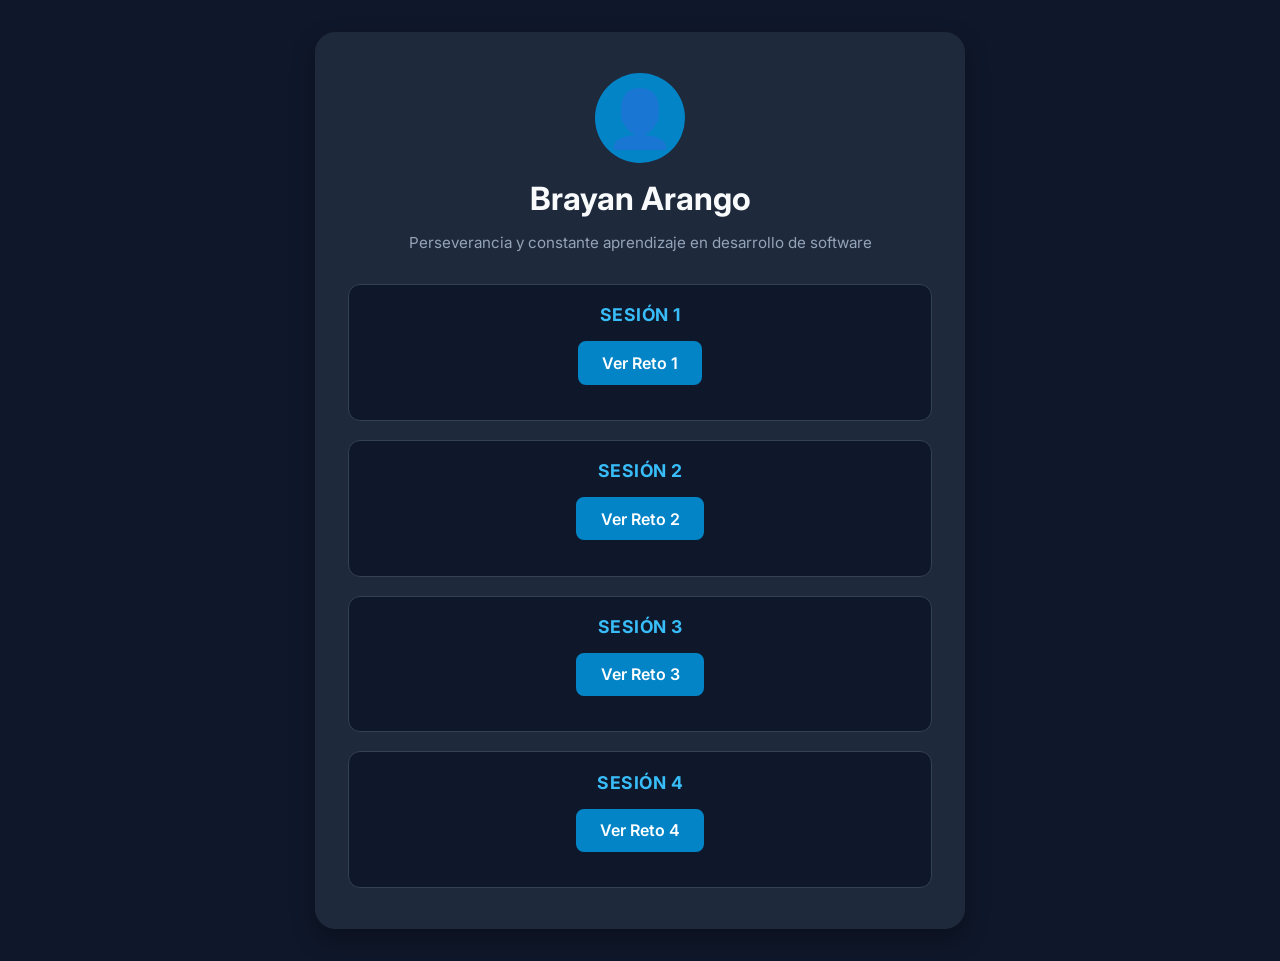
<file: index.html>
<!DOCTYPE html>
<html lang="es">
<head>
  <meta charset="UTF-8">
  <meta name="viewport" content="width=device-width, initial-scale=1.0">
  <title>Portafolio - Brayan Arango</title>
  <!-- Fuente alternativa Google Fonts (Inter) -->
  <link rel="preconnect" href="https://fonts.googleapis.com">
  <link rel="preconnect" href="https://fonts.gstatic.com" crossorigin>
  <link href="https://fonts.googleapis.com/css2?family=Inter:wght@400;600;700&display=swap" rel="stylesheet">
  <link rel="stylesheet" href="style.css">
</head>
<body>

  <main class="tarjeta">
    <div class="avatar">👤</div>
    <h1 id="nombre">Brayan Arango</h1>
    <p class="rol">Perseverancia y constante aprendizaje en desarrollo de software</p>

    <section class="contenedor-retos">

      <article class="tarjeta-reto">
        <h2>Sesión 1</h2>
        <p><a href="https://arangobrayan1412-bot.github.io/Web-ADSO-Brayan-Garcia/Sesion01/Reto" class="boton">Ver Reto 1</a></p>
      </article>

      <article class="tarjeta-reto">
        <h2>Sesión 2</h2>
        <p><a href="https://arangobrayan1412-bot.github.io/Web-ADSO-Brayan-Garcia/sesion02/reto/" class="boton">Ver Reto 2</a></p>
      </article>

      <article class="tarjeta-reto">
        <h2>Sesión 3</h2>
        <p><a href="https://arangobrayan1412-bot.github.io/Web-ADSO-Brayan-Garcia/Sesion03/Reto/" class="boton">Ver Reto 3</a></p>
      </article>

      <article class="tarjeta-reto">
        <h2>Sesión 4</h2>
        <p><a href="https://arangobrayan1412-bot.github.io/Web-ADSO-Brayan-Garcia/Sesion 04/practica/reto" class="boton">Ver Reto 4</a></p>
      </article>

    </section>
  </main>

</body>
</html>
</file>
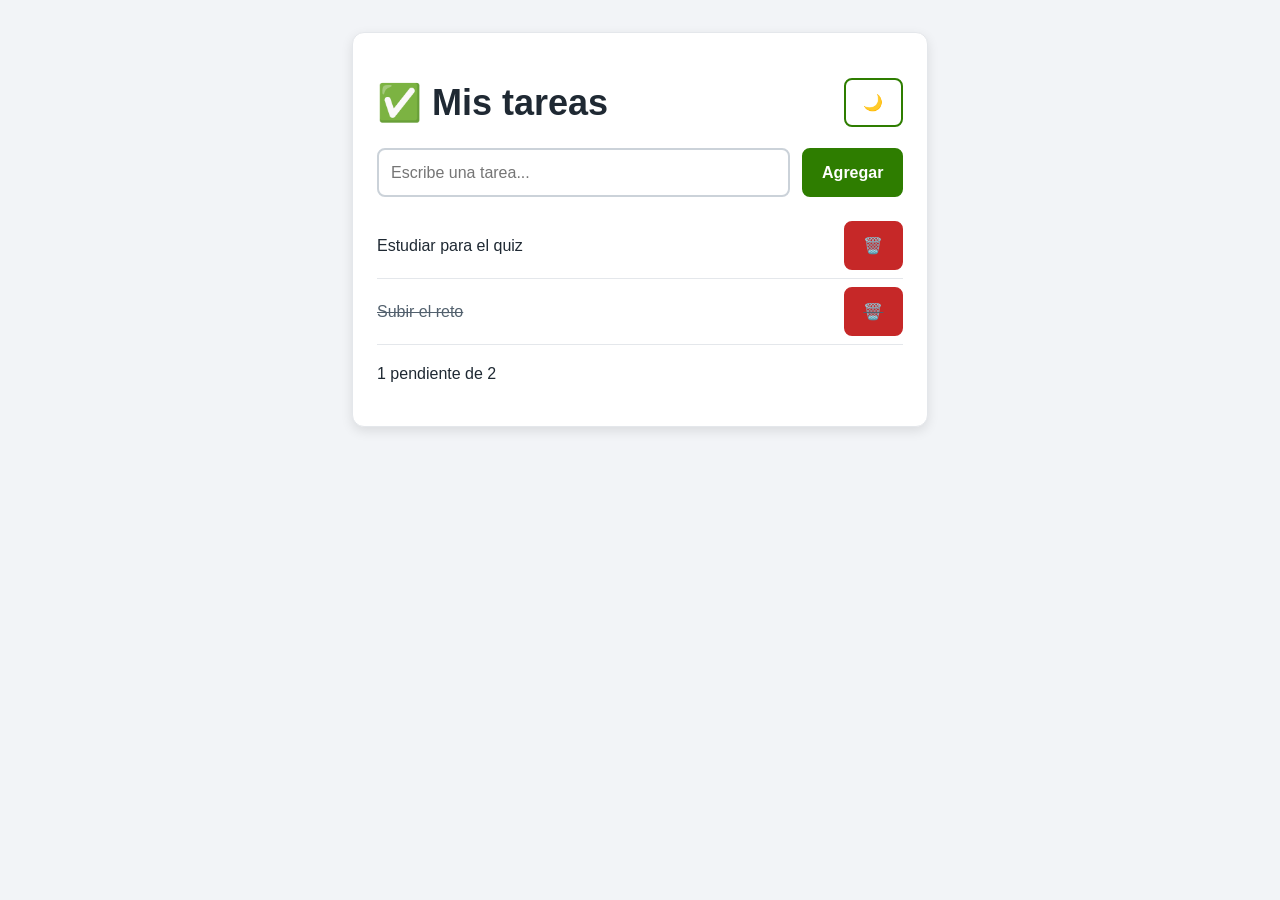
<file: Sesion10/index.html>
<!DOCTYPE html>
<html lang="es">
<head>
    <meta charset="UTF-8">
    <meta name="viewport" content="width=device-width, initial-scale=1.0">
    <title>Document</title>
    <link rel="stylesheet" href="kit.css">
</head>
<body>
    <main class="app-tareas tarjeta">
  <header class="app-tareas-encabezado">
    <h1>✅ Mis tareas</h1>
    <button class="boton boton-secundario" aria-label="Cambiar tema">🌙</button>
  </header>

  <form class="app-tareas-form">
    <label for="nuevaTarea" class="oculto-visual">Nueva tarea</label>
    <input type="text" id="nuevaTarea" placeholder="Escribe una tarea...">
    <button type="submit" class="boton">Agregar</button>
  </form>
  <p class="alerta alerta-error oculto">⚠️ Escribe algo antes de agregar.</p>

  <ul class="lista-tareas">
    <li class="tarea">
      <span>Estudiar para el quiz</span>
      <button class="boton boton-peligro" aria-label="Eliminar">🗑️</button>
    </li>
    <li class="tarea hecha">
      <span>Subir el reto</span>
      <button class="boton boton-peligro" aria-label="Eliminar">🗑️</button>
    </li>
  </ul>

  <p class="contador">1 pendiente de 2</p>

  
</main>
</body>
</html>
</file>
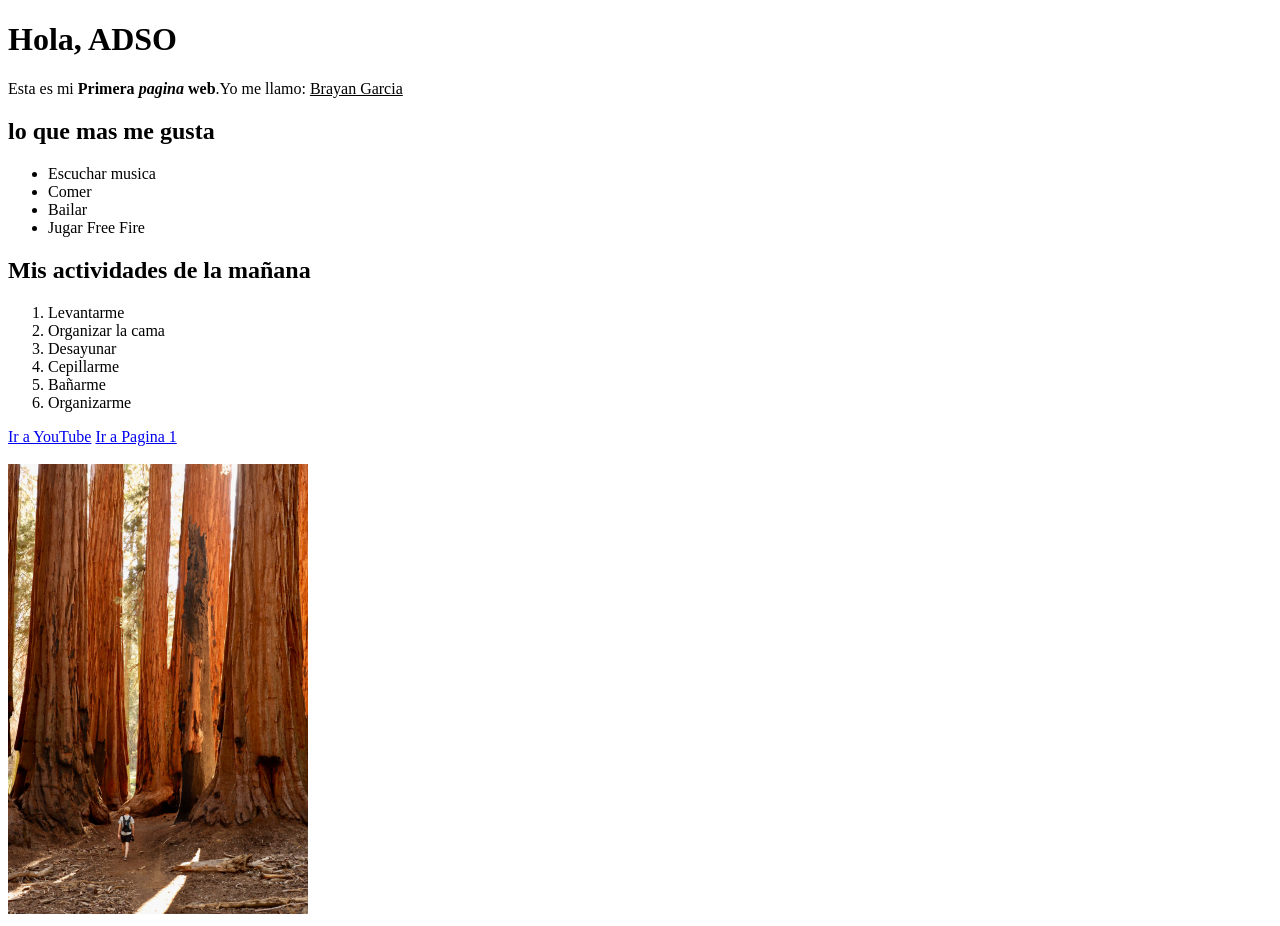
<file: Sesion01/Practica/index.html>
<!DOCTYPE html>
<html lang="es">
<head>
    <meta charset="UTF-8" />
    <meta name="viewport" content="width=device-width, initial-scale=1.0"/>
    <title>Mi primera pagina web</title>
</head>
<body>
    <h1>Hola, ADSO</h1> 
    <p>Esta es mi <strong>Primera <em>pagina</em> web</strong>.Yo me llamo: <u> Brayan Garcia</u></p>
    <!-- Esto es un comentario -->
     <!-- Lista no ordenada: ul-li -->
      <h2>lo que mas me gusta</h2>
      <ul>
        <li>Escuchar musica</li>
        <li>Comer</li>
        <li>Bailar</li>
        <li>Jugar Free Fire</li>
      </ul>

      <!-- lista ordenada: ol-li -->
       <h2>Mis actividades de la mañana </h2>
       <ol>
            <li>Levantarme</li>
            <li>Organizar la cama</li>
            <li>Desayunar</li>
            <li>Cepillarme</li>
            <li>Bañarme</li>
            <li>Organizarme</li>
       </ol>
       <!-- Enlaces o Hipervinculos -->
       <!-- Vinculo o pagina externa -->
       <a href="https://www.youtube.com/?reload=9&app=desktop&hl=es" target="_blank">Ir a YouTube</a>
       <!-- Vinculo de Pagina Interna -->
        <a href="pagina1.html">Ir a Pagina 1</a>

    <br><br>
    <!-- Insertar una imagen -->
        <img src="img/paisaje.jpg" alt="Paisaje" width="300">
</body>
</html>
</file>
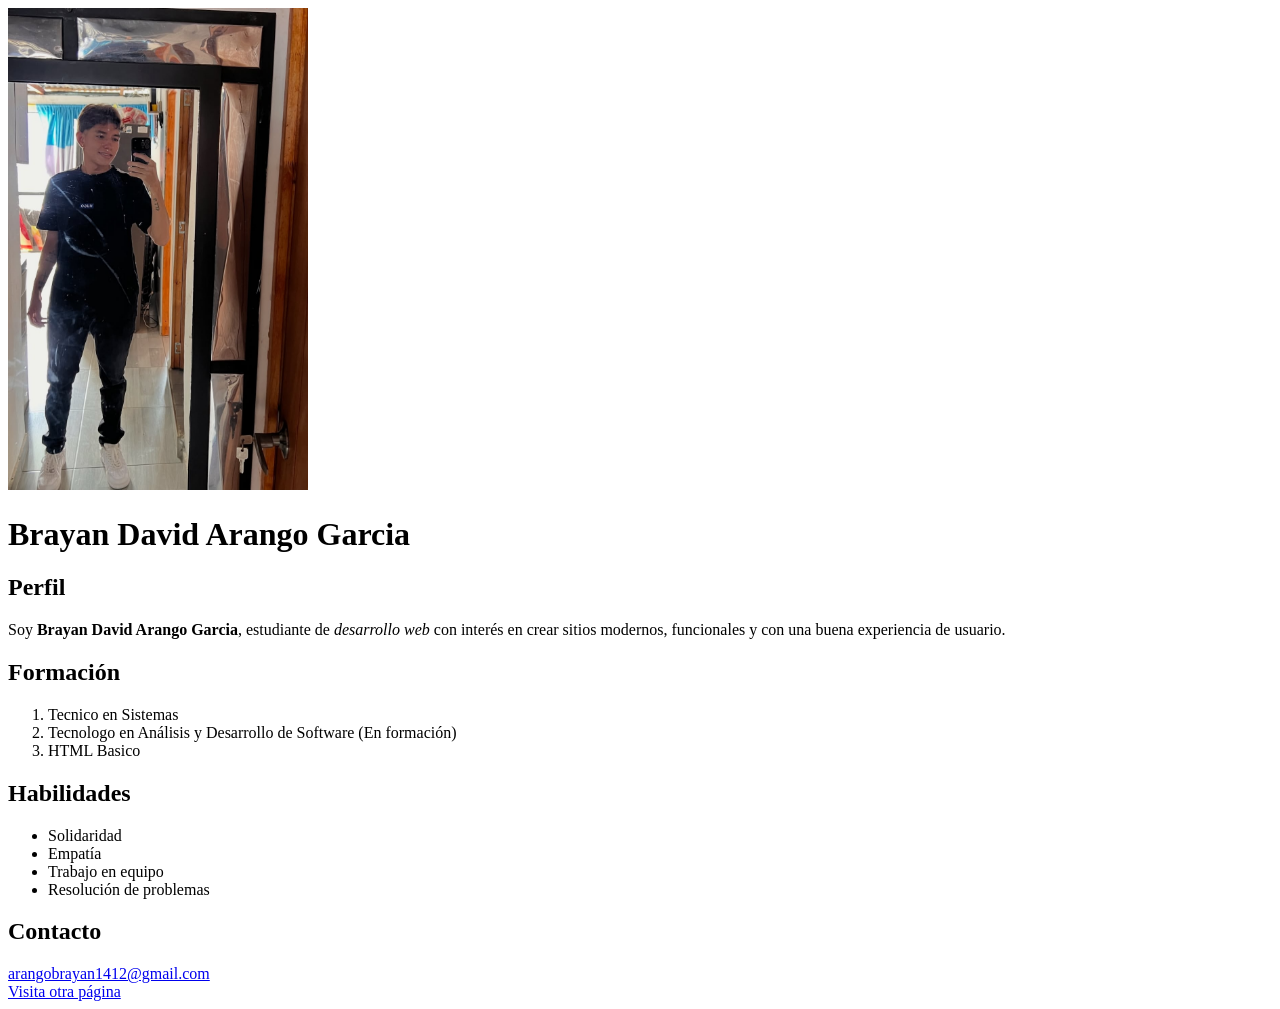
<file: Sesion01/reto/index.html>
<!DOCTYPE html>
<html lang="es">

<head>
    <meta charset="UTF-8">
    <meta name="viewport" content="width=device-width, initial-scale=1.0">
    <title>Brayan David Arango Garcia</title>
</head>

<body>
    <!-- mi hoja de vida -->
    <img src="img/foto.jpg" alt="Foto de Brayan Garcia" width="300">
    <h1>Brayan David Arango Garcia</h1>
    <h2>Perfil</h2>
    <p>Soy <strong>Brayan David Arango Garcia</strong>, estudiante de <em>desarrollo web</em> con interés en crear
            sitios modernos, funcionales y con una buena experiencia de usuario.</p>
        <h2>Formación</h2>
        <ol>
            <li>Tecnico en Sistemas</li>
            <li>Tecnologo en Análisis y Desarrollo de Software (En formación)</li>
            <li>HTML Basico</li>
        </ol>
        <h2>Habilidades</h2>
        <ul>
            <li>Solidaridad</li>
            <li>Empatía</li>
            <li>Trabajo en equipo</li>
            <li>Resolución de problemas</li>
        </ul>
        <h2>Contacto</h2>
        <a href="mailto:arangobrayan1412@gmail.com">arangobrayan1412@gmail.com</a>
        <br><a href="https://www.youtube.com" target="_blank">Visita otra página</a>
</body>

</html>
</file>
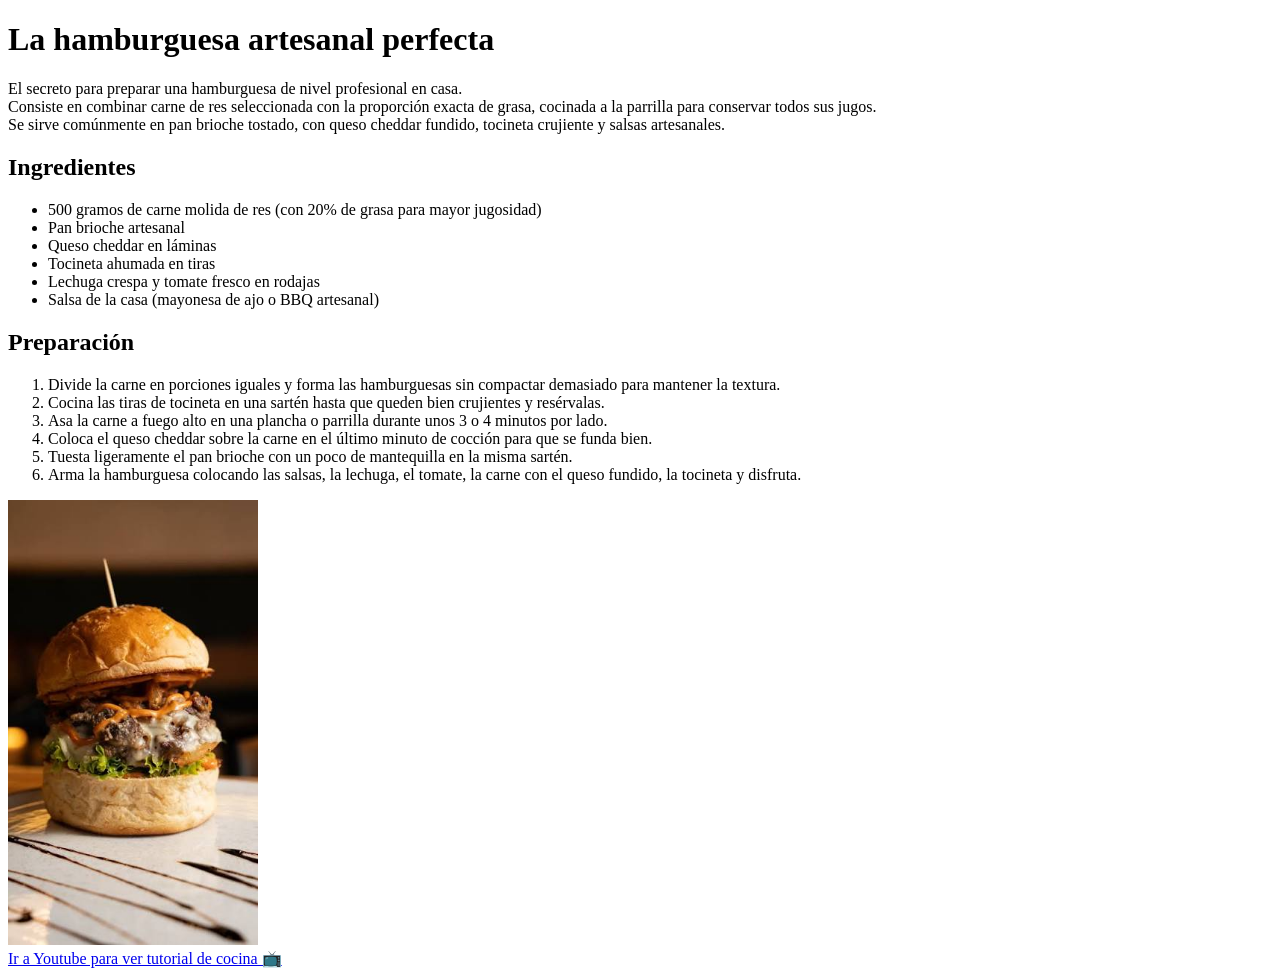
<file: Sesion01/tarea/index.html>
<!DOCTYPE html>
<html lang="es">

<head>
    <meta charset="UTF-8">
    <meta name="viewport" content="width=device-width, initial-scale=1.0">
    <title>La hamburguesa artesanal perfecta</title>
</head>

<body>
    <h1>La hamburguesa artesanal perfecta</h1>
    <p>El secreto para preparar una hamburguesa de nivel profesional en casa.<br> Consiste en combinar carne de res seleccionada con la proporción exacta de grasa, cocinada a la parrilla para conservar todos sus jugos.<br> Se sirve comúnmente en pan brioche tostado, con queso cheddar fundido, tocineta crujiente y salsas artesanales.</p>
    
    <h2>Ingredientes</h2>
    <ul>
        <li>500 gramos de carne molida de res (con 20% de grasa para mayor jugosidad)</li>
        <li>Pan brioche artesanal</li>
        <li>Queso cheddar en láminas</li>
        <li>Tocineta ahumada en tiras</li>
        <li>Lechuga crespa y tomate fresco en rodajas</li>
        <li>Salsa de la casa (mayonesa de ajo o BBQ artesanal)</li>
    </ul>

    <h2>Preparación</h2>
    <ol>
        <li>Divide la carne en porciones iguales y forma las hamburguesas sin compactar demasiado para mantener la textura.</li>
        <li>Cocina las tiras de tocineta en una sartén hasta que queden bien crujientes y resérvalas.</li>
        <li>Asa la carne a fuego alto en una plancha o parrilla durante unos 3 o 4 minutos por lado.</li>
        <li>Coloca el queso cheddar sobre la carne en el último minuto de cocción para que se funda bien.</li>
        <li>Tuesta ligeramente el pan brioche con un poco de mantequilla en la misma sartén.</li>
        <li>Arma la hamburguesa colocando las salsas, la lechuga, el tomate, la carne con el queso fundido, la tocineta y disfruta.</li>
    </ol>
    
    <img src="img/hamburguesa.jpg" alt="Hamburguesa artesanal" width="250">
    <br><a href="https://www.youtube.com/watch?v=2GEVQjBENZk" target="_blank">Ir a Youtube para ver tutorial de cocina 📺</a>
</body>
</html>

<!-- ¿Qué hace HTML en una página, comparado con CSS y JavaScript? -->
<!-- HTML estructura el contenido de la página, CSS define su apariencia y JavaScript agrega funcionalidad. -->

<!-- ¿Qué va en el head y qué va en el body? -->
<!-- El head contiene los metadatos y configuraciones invisibles como el título, mientras que el body contiene todo el contenido visible para el usuario. -->

<!-- ¿Por qué una imagen puede verse en tu computador y no en el de un compañero? -->
<!-- Porque la ruta de la imagen puede estar apuntando a una ubicación local en tu disco duro en lugar de un enlace web o una carpeta compartida en el repositorio. -->

<!-- Nombre de usuario GitHub: brayangarcia-dev -->
</file>
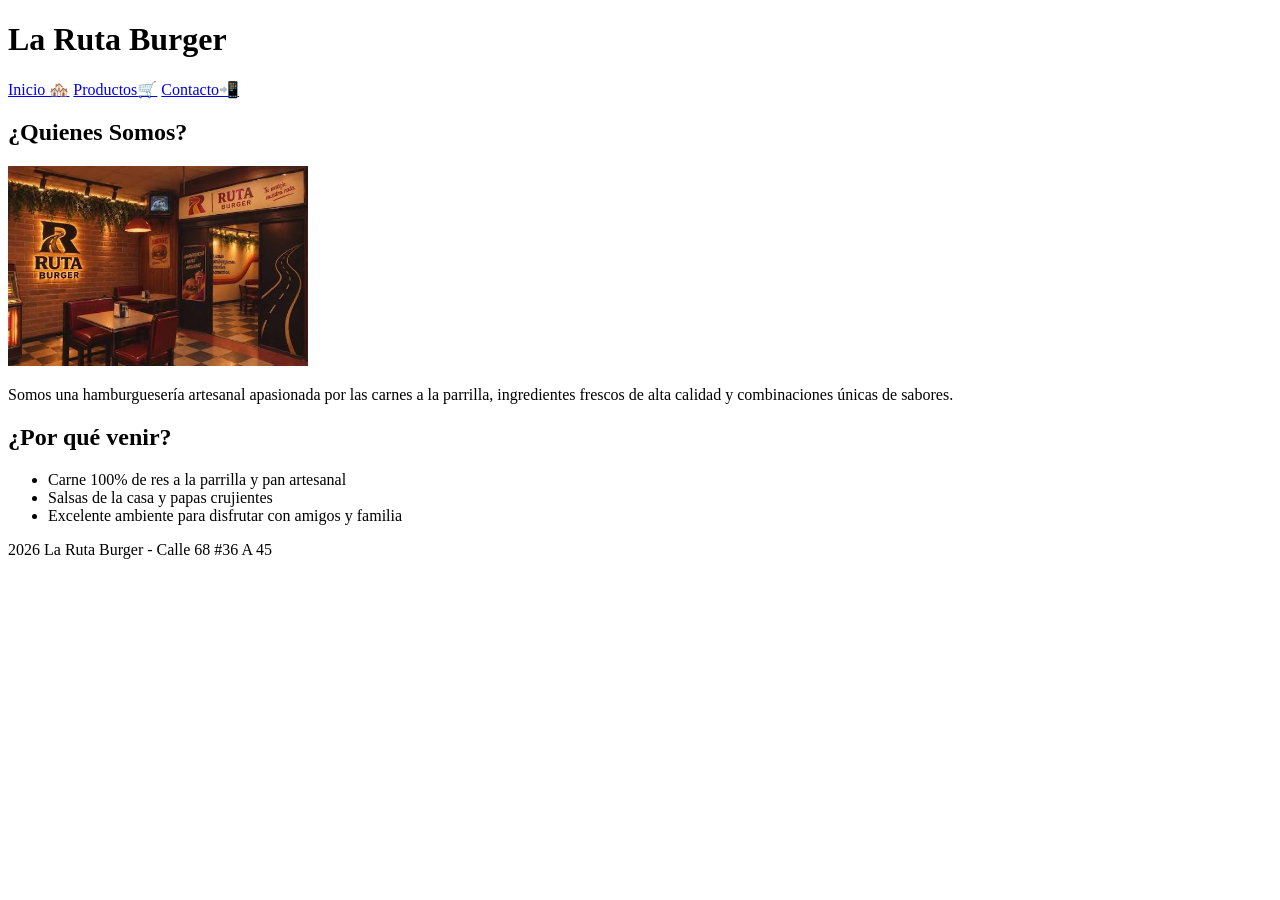
<file: sesion02/reto/index.html>
<!DOCTYPE html>
<html lang="es">
<head>
    <meta charset="UTF-8">
    <meta name="viewport" content="width=device-width, initial-scale=1.0">
    <title>La Ruta Burger</title>
    <link rel="shortcut icon" href="img/hamburguesa.png" type="image/x-icon">
</head>
<body>
    <header>
        <h1>La Ruta Burger</h1>
        <nav>
            <a href="index.html">Inicio 🏘️</a>
            <a href="productos.html">Productos🛒</a>
            <a href="contacto.html">Contacto📲</a>
        </nav>
    </header>

    <main>
        <section>
            <h2>¿Quienes Somos?</h2>
            <img src="img/local.jpg" alt="Imagen del local" width="300">
            <p>Somos una hamburguesería artesanal apasionada por las carnes a la parrilla, ingredientes frescos de alta calidad y combinaciones únicas de sabores.</p>
        </section>

        <section>
            <h2>¿Por qué venir?</h2>
            <ul>
                <li>Carne 100% de res a la parrilla y pan artesanal</li>
                <li>Salsas de la casa y papas crujientes</li>
                <li>Excelente ambiente para disfrutar con amigos y familia</li>
            </ul>            
        </section>
    </main>

    <footer>
        <p>2026 La Ruta Burger - Calle 68 #36 A 45</p>
    </footer>
</body>
</html>
</file>
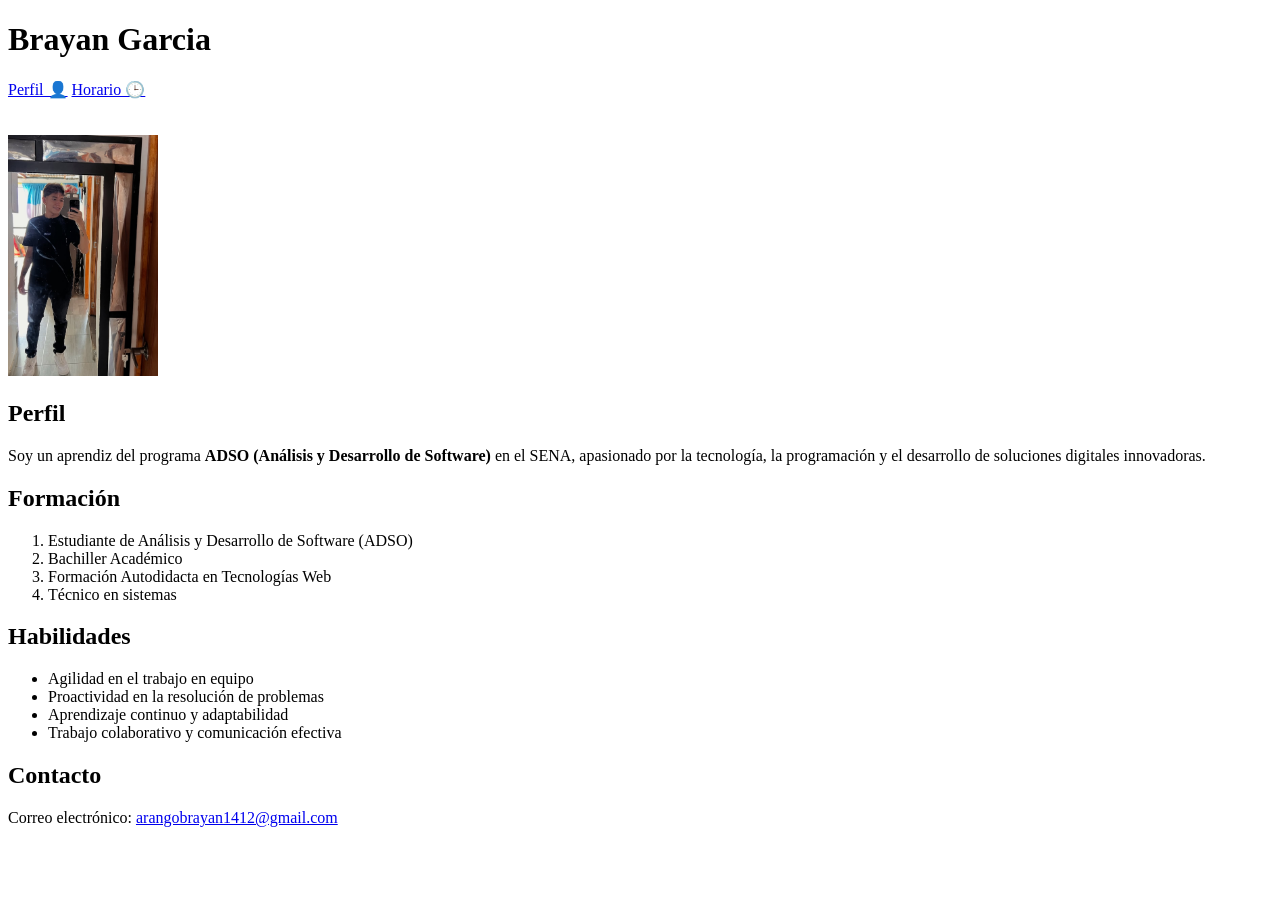
<file: sesion02/tarea/index.html>
<!DOCTYPE html>
<html lang="es">
<head>
    <meta charset="UTF-8">
    <meta name="viewport" content="width=device-width, initial-scale=1.0">
    <title>Hoja de Vida - Brayan Garcia</title>
</head>
<body>
    <header>
        <h1>Brayan Garcia</h1>
    <nav>
        <a href="index.html">Perfil 👤</a>
        <a href="horario.html">Horario 🕒</a>
    </nav>
    <br><br>
        <img src="img/foto.jpg" alt="Foto de perfil de Brayan Garcia" width="150">
    </header>

    <main>
        <section>
            <h2>Perfil</h2>
            <p>Soy un aprendiz del programa <strong>ADSO (Análisis y Desarrollo de Software)</strong> en el SENA, apasionado por la tecnología, la programación y el desarrollo de soluciones digitales innovadoras.</p>
        </section>

        <section>
            <h2>Formación</h2>
            <ol>
                <li>Estudiante de Análisis y Desarrollo de Software (ADSO)</li>
                <li>Bachiller Académico</li>
                <li>Formación Autodidacta en Tecnologías Web</li>
                <li>Técnico en sistemas</li>
            </ol>
        </section>

        <section>
            <h2>Habilidades</h2>
            <ul>
                <li>Agilidad en el trabajo en equipo</li>
                <li>Proactividad en la resolución de problemas</li>
                <li>Aprendizaje continuo y adaptabilidad</li>
                <li>Trabajo colaborativo y comunicación efectiva</li>
            </ul>
        </section>

    </main>
    <footer>
        <h2>Contacto</h2>
        <p>Correo electrónico: <a href="mailto:arangobrayan1412@gmail.com">arangobrayan1412@gmail.com</a></p>
    </footer>
    
</body>
</html>
</file>
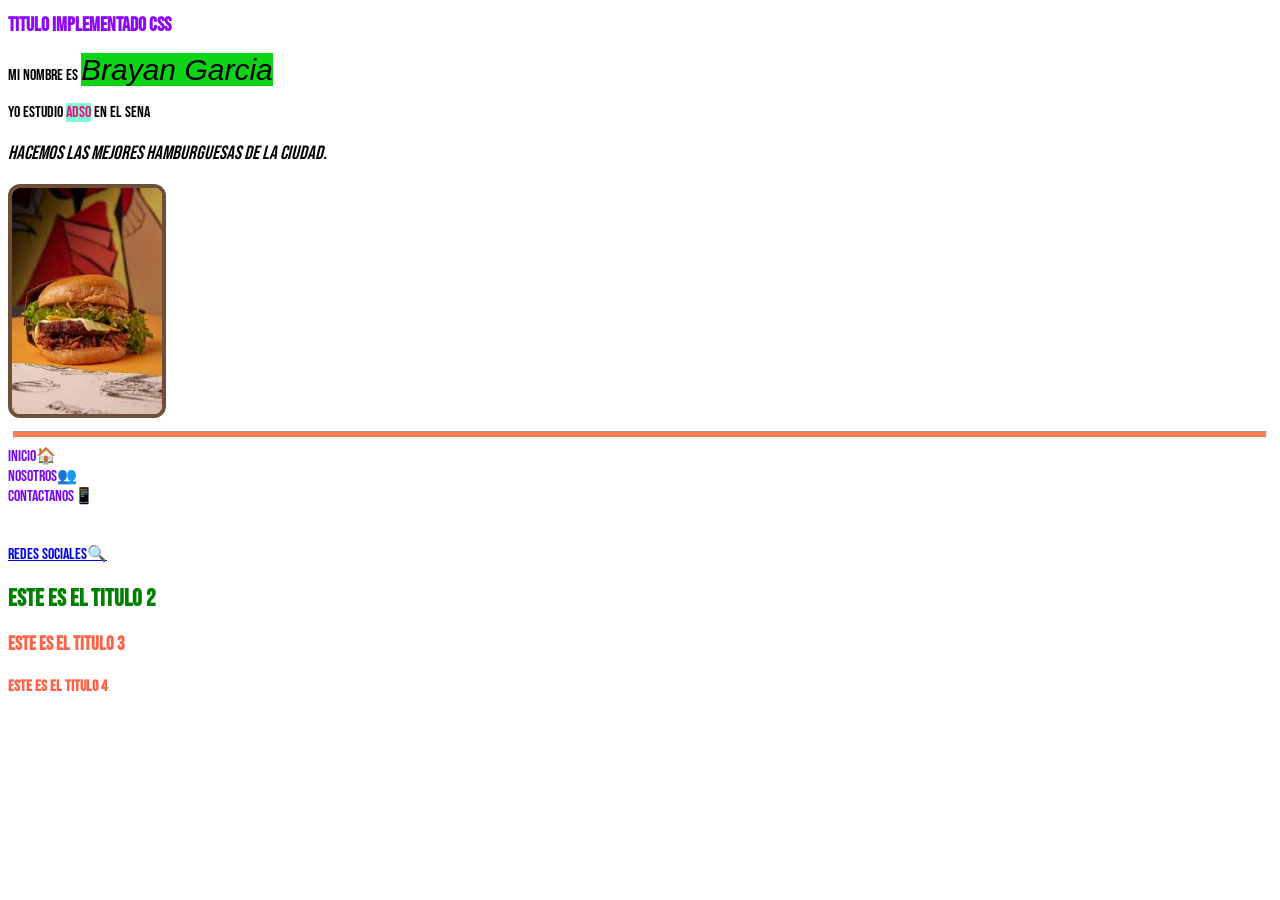
<file: Sesion03/Practica/index.html>
<!DOCTYPE html>
<html lang="en">
<head>
    <meta charset="UTF-8">
    <meta name="viewport" content="width=device-width, initial-scale=1.0">
    <title>Pagina con Estilos - CSS</title>
    <link rel="preconnect" href="https://fonts.googleapis.com">
<link rel="preconnect" href="https://fonts.gstatic.com" crossorigin>
<link href="https://fonts.googleapis.com/css2?family=Bebas+Neue&display=swap" rel="stylesheet">
    <link rel="stylesheet" href="style.css">
</head>
<body>
    <h1>Titulo Implementado CSS</h1>
    <p>Mi nombre es <span class="destacado">Brayan Garcia</span></p>
    <p>Yo estudio <span id= "estudio">ADSO</span> en el SENA </p>
   <p class="destacado1">Hacemos las mejores Hamburguesas de la ciudad.</p>
<img id="portada" src="img/burguer.jpg" alt="Hamburguesa recien servida" width="150">
    <hr>
    <nav>
        <a href="#">Inicio🏠</a>
        <br>
        <a href="#">Nosotros👥</a>
        <br>
        <a href="#">Contactanos📱</a>
        <br>
    </nav>
    <br><br>
    <a href="#">Redes Sociales🔍</a>

    <h2 class="titulo-seccion">Este es el Titulo 2</h2>
    <h3>Este es el Titulo 3</h3>
    <h4>Este es el Titulo 4</h4>

</body>
</html>
</file>
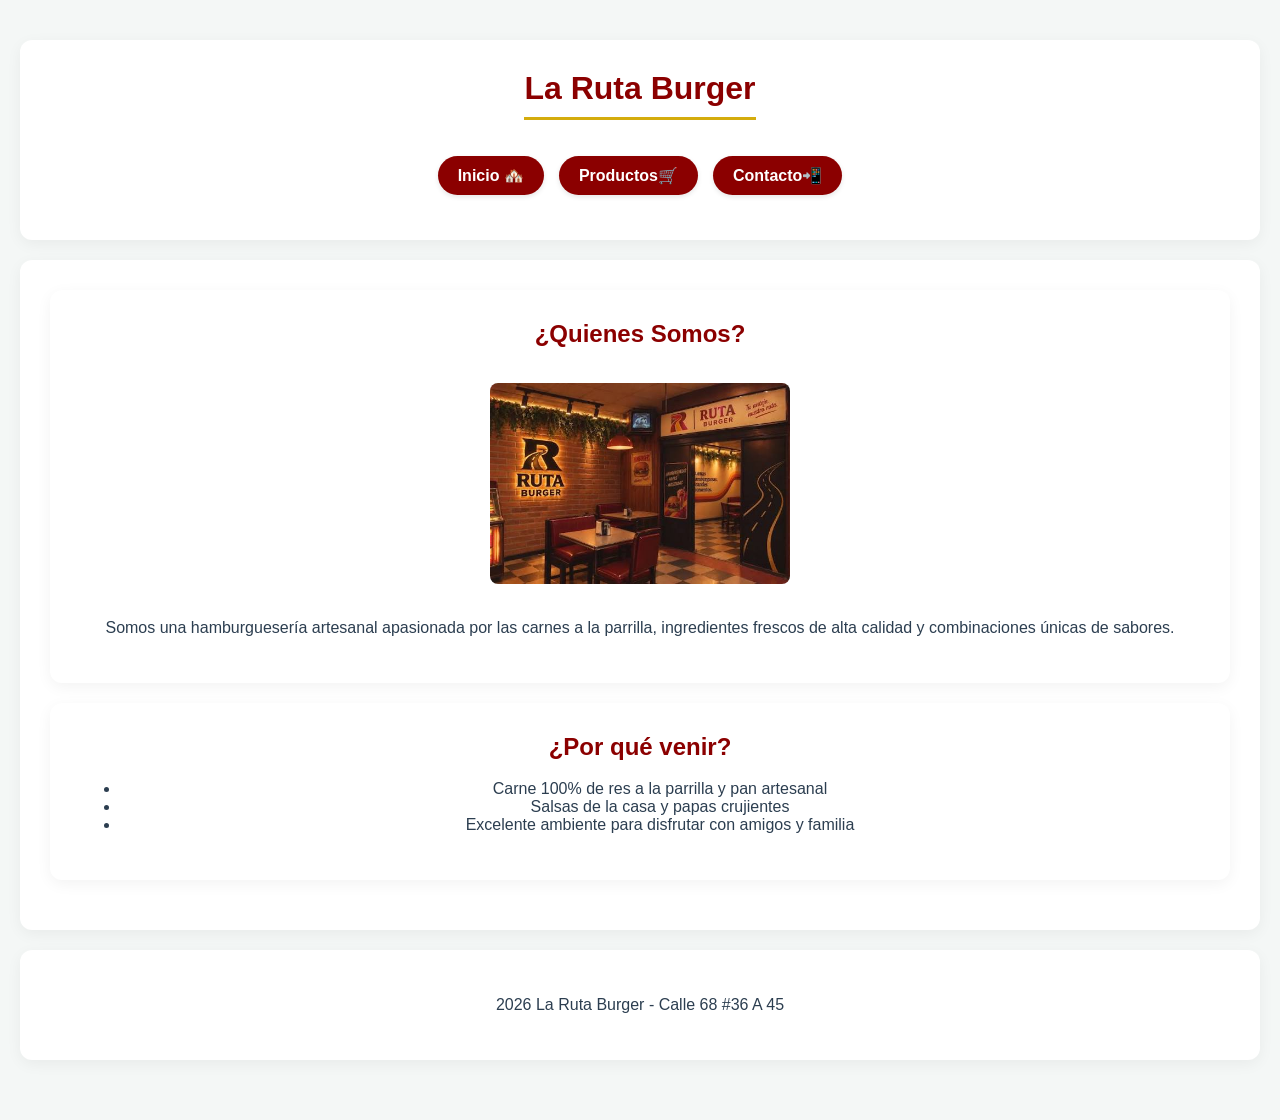
<file: Sesion03/tarea/index.html>
<!DOCTYPE html>
<html lang="es">
<head>
    <meta charset="UTF-8">
    <meta name="viewport" content="width=device-width, initial-scale=1.0">
    <title>La Ruta Burger</title>
    <link rel="shortcut icon" href="img/hamburguesa.png" type="image/x-icon">
    <link rel="stylesheet" href="style.css">
</head>
<body>
    <header>
        <h1>La Ruta Burger</h1>
        <nav>
            <a href="index.html">Inicio 🏘️</a>
            <a href="productos.html">Productos🛒</a>
            <a href="contacto.html">Contacto📲</a>
        </nav>
    </header>

    <main>
        <section>
            <h2>¿Quienes Somos?</h2>
            <img src="img/local.jpg" alt="Imagen del local" width="300">
            <p>Somos una hamburguesería artesanal apasionada por las carnes a la parrilla, ingredientes frescos de alta calidad y combinaciones únicas de sabores.</p>
        </section>

        <section>
            <h2>¿Por qué venir?</h2>
            <ul>
                <li>Carne 100% de res a la parrilla y pan artesanal</li>
                <li>Salsas de la casa y papas crujientes</li>
                <li>Excelente ambiente para disfrutar con amigos y familia</li>
            </ul>            
        </section>
    </main>

    <footer>
        <p>2026 La Ruta Burger - Calle 68 #36 A 45</p>
    </footer>
</body>
</html>
</file>
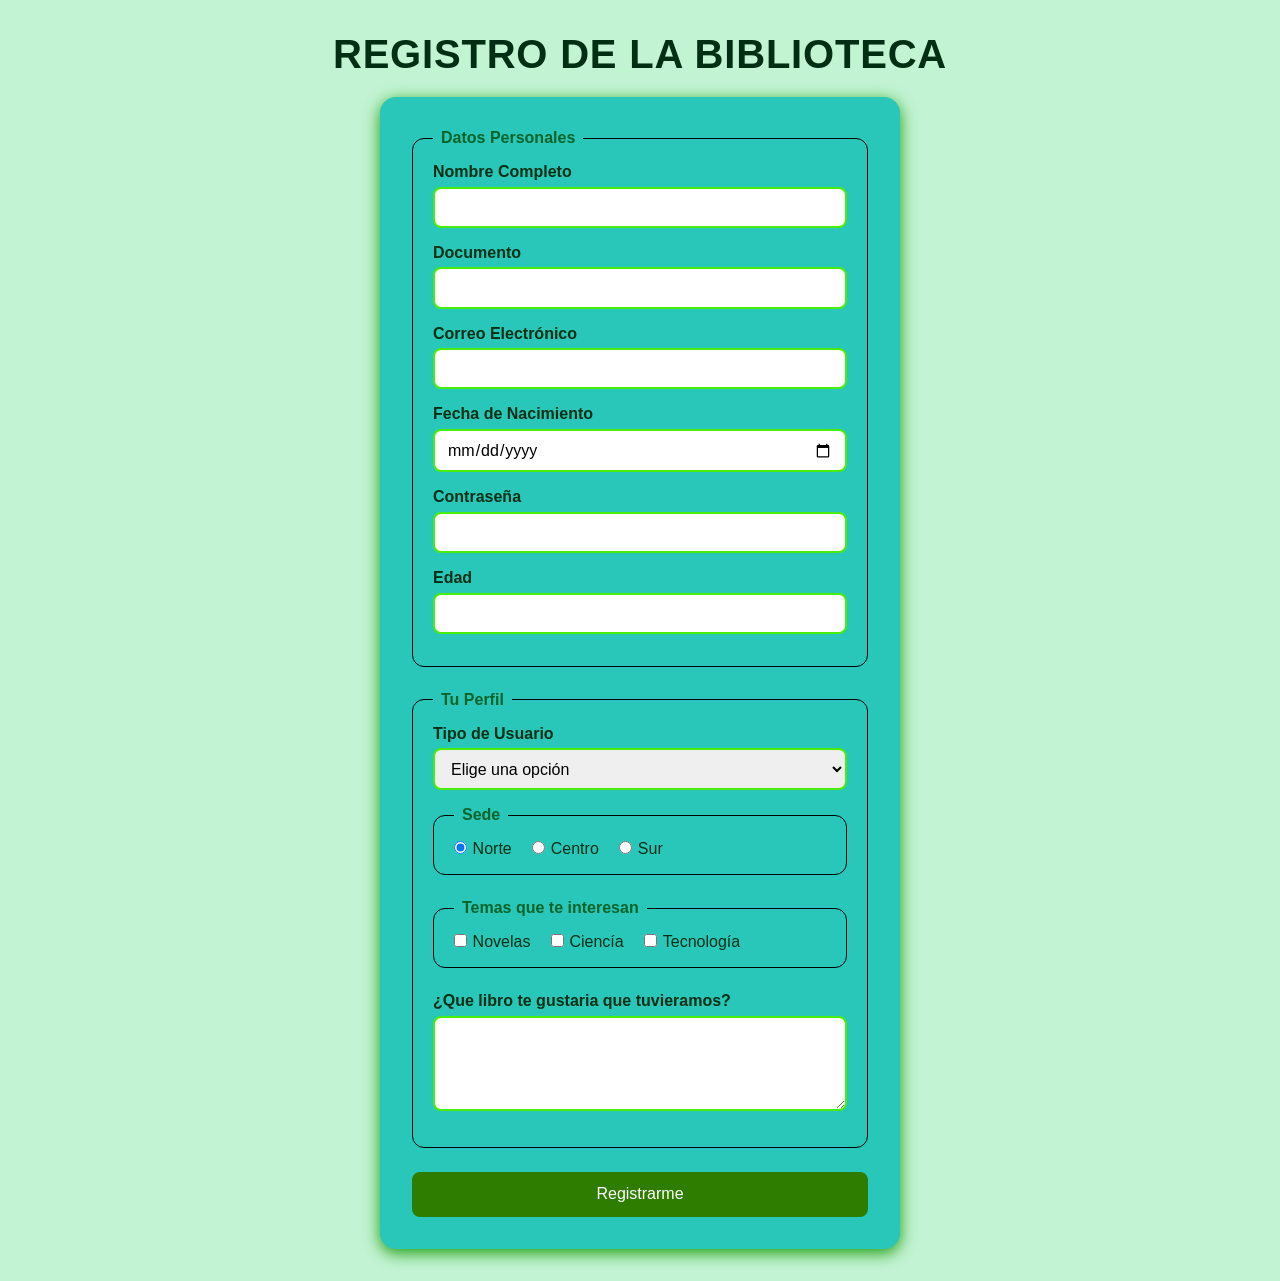
<file: Sesion05/practica/index.html>
<!DOCTYPE html>
<html lang="es">
<head>
  <meta charset="UTF-8">
  <meta name="viewport" content="width=device-width, initial-scale=1.0">
  <title>Tarjeta de perfil</title>
  <link rel="preconnect" href="https://fonts.googleapis.com">
  <link rel="preconnect" href="https://fonts.gstatic.com" crossorigin>
  <link href="https://fonts.googleapis.com/css2?family=Poppins:wght@400;600&display=swap" rel="stylesheet">
  <link rel="stylesheet" href="style.css">
</head>
<body>
    <main>
    <h1>Registro De La Biblioteca</h1>
    <form action="#" class="formulario">
        <fieldset>
            <legend>Datos Personales</legend>

            <div class="campo">
                <label for="nombre">Nombre Completo</label>
                <input type="text" id="nombre" name="nombre" required>
            </div>

            <div class="campo">
                <label for="documento">Documento</label>
                <input type="text" id="documento" name="documento" required>
            </div>

            <div class="campo">
                <label for="correo">Correo Electrónico</label>
                <input type="email" name="correo" id="correo" required>
            </div>

            <div class="campo">
                <label for="nacimiento">Fecha de Nacimiento</label>
                <input type="date" name="nacimiento" id="nacimiento" min="1900-01-01">
            </div>

            <div class="campo">
                <label for="clave">Contraseña</label>
                <input type="password" name="clave" id="clave" required minlength="8">
            </div>

            <div class="campo">
                <label for="edad">Edad</label>
                <input type="number" name="edad" id="edad" min="0" max="120">
            </div>
        </fieldset>
        <fieldset>
            <legend>Tu Perfil</legend>
            <div class="campo">
                <label for="tipo">Tipo de Usuario</label>
                <select name="tipo" id="tipo" required>
                    <option value="">Elige una opción</option>
                    <option value="aprendiz">Aprendiz</option>
                    <option value="instructor">Instructor</option>
                    <option value="visitante">Visitante</option>
                </select>
            </div>

            <fieldset class="grupo">
                <legend>Sede</legend>
                <label for="norte" class="opcion">
                    <input type="radio" name="sede" id="norte" value="norte" checked>Norte
                </label>
                <label for="centro" class="opcion">
                    <input type="radio" name="sede" id="centro" value="centro">Centro
                </label>
                <label for="sur" class="opcion">
                    <input type="radio" name="sede" id="sur" value="sur">Sur
                </label>
            </fieldset>
            <fieldset class="grupo">
                <legend>Temas que te interesan</legend>
                <label for="" class="opcion">
                <input type="checkbox" name="temas" id="" value="novelas">Novelas
                </label>
                <label for="" class="opcion">
                <input type="checkbox" name="temas" id="" value="ciencia">Ciencía
                </label>
                <label for="" class="opcion">
                <input type="checkbox" name="temas" id="" value="tecnologia">Tecnología
                </label>

            </fieldset>
            <div class="campo">
                <label for="comentario">¿Que libro te gustaria que tuvieramos?</label>
                <textarea name="comentario" id="comentario" rows="4"></textarea>
            </div>
        </fieldset>
        <button id="btnTema" class="boton">Registrarme</button>
    </form>
    </main>
</body>
</html>
</file>
<file: style.css>
/* 
 Explicación de Padding y Margin:
 - Padding: Es el espacio interno de separación entre el contenido (texto, botones, etc.) y los bordes del propio elemento.
 - Margin: Es la distancia o espacio exterior que separa un elemento completo de los otros elementos que lo rodean.
*/

* {
  box-sizing: border-box;
}

body {
  margin: 0;
  padding: 2rem 1rem;
  font-family: 'Inter', system-ui, -apple-system, sans-serif;
  background-color: #0f172a; 
  color: #f8fafc;
}

.tarjeta {
  max-width: 650px;
  margin: 0 auto;
  padding: 2.5rem 2rem;
  border: 1px solid #1e293b;
  border-radius: 20px;
  background-color: #1e293b;
  box-shadow: 0 10px 25px rgba(0, 0, 0, 0.3);
  text-align: center;
}

.avatar {
  width: 90px;
  height: 90px;
  margin: 0 auto 1rem;
  border-radius: 50%;
  background-color: #0284c7;
  font-size: 3.5rem;
  line-height: 90px;
  display: flex;
  align-items: center;
  justify-content: center;
  color: #ffffff;
}

#nombre {
  font-size: 2rem;
  margin: 0.5rem 0;
  color: #f8fafc;
}

.rol {
  color: #94a3b8;
  font-size: 0.95rem;
  margin-bottom: 2rem;
}

.contenedor-retos {
  display: flex;
  flex-direction: column;
  gap: 1.2rem;
  margin-top: 1.5rem;
}

.tarjeta-reto {
  background-color: #0f172a;
  border: 1px solid #334155;
  border-radius: 12px;
  padding: 1.2rem;
  margin: 0;
}

.tarjeta-reto:hover {
  transform: translateY(-2px);
  border-color: #38bdf8;
}

.tarjeta-reto h2 {
  font-size: 1.1rem;
  color: #38bdf8;
  margin: 0 0 0.8rem 0;
  text-transform: uppercase;
  letter-spacing: 0.5px;
}

.boton {
  display: inline-block;
  padding: 0.6rem 1.4rem;
  border: 2px solid #0284c7;
  border-radius: 8px;
  background-color: #0284c7;
  color: #ffffff;
  font-weight: 600;
  text-decoration: none;
  cursor: pointer;
  transition: all 0.2s ease;
}

.boton:hover {
  background-color: #0369a1;
  border-color: #0369a1;
}

.boton:focus-visible {
  outline: 3px solid #38bdf8;
  outline-offset: 3px;
}
</file>
<file: Sesion10/kit.css>
/* ========== 1. VARIABLES ========== */
:root {
    --principal: #2e7d00;
    --principal-oscuro: #256400;
    --peligro: #c62828;
    --aviso: #92400e;
    --info: #1d4ed8;
    --exito-fondo: #e3f5d8;
    --error-fondo: #fdecea;
    --aviso-fondo: #fef3c7;
    --info-fondo: #dbeafe;
    --texto: #1f2933;
    --texto-suave: #52606d;
    --fondo: #f2f4f7;
    --superficie: #ffffff;
    --borde: #e4e7eb;
    --radio: 12px;
    --sombra: 0 4px 12px rgba(0, 0, 0, 0.1);
    --fuente: "Poppins", Arial, sans-serif;
}

/* ========== 2. BASE ========== */
* { box-sizing: border-box; }

body {
    margin: 0;
    padding: 2rem 1rem;
    font-family: var(--fuente);
    line-height: 1.6;
    background-color: var(--fondo);
    color: var(--texto);
}

.app-tareas-encabezado{
    display: flex;
    flex-wrap: wrap;
    justify-content: space-between;
    align-items: center;
    gap: 0.5rem;

}

.app-tareas-form{
    display: flex;
    justify-content: space-between;
    align-items: estrech;
    gap: 12px;
}

.lista-tareas {
    list-style: none;
    padding: 0;
}

.tarea {
    display: flex;
    justify-content: space-between;
    align-items: center;
    padding: 0.5rem 0;
    border-bottom: 1px solid var(--borde);
}

.tarea > :first-child{
    min-width: 0; /* permite que el texto se encoja*/
    overflow-wrap: anywhere; /* corta palabras muy larga*/
}

h1, h2, h3 { line-height: 1.2; }
h1{font-size: clamp(1.5rem, 5vw, 2.25rem);}
a { color: var(--principal); }

input, select, textarea, button { font: inherit; }

input, select, textarea {
    width: 100%;
    padding: 0.6rem 0.75rem;
    border: 2px solid #cbd2d9;
    border-radius: 8px;
}

:focus-visible { outline: 3px solid #ffb300; outline-offset: 2px; }



/* ========== 3. COMPONENTES ========== */
.boton {
    display: inline-block;
    padding: 0.6rem 1.1rem;
    border: 2px solid var(--principal);
    border-radius: 8px;
    background-color: var(--principal);
    color: #ffffff;
    font-weight: 600;
    text-decoration: none;
    cursor: pointer;
    transition: background-color 0.2s ease, transform 0.2s ease;
}
.boton:hover { background-color: var(--principal-oscuro); transform: translateY(-1px); }

.boton-secundario { background-color: transparent; color: var(--principal); }
.boton-secundario:hover { background-color: var(--exito-fondo); }

.boton-peligro { border-color: var(--peligro);
    background-color: var(--peligro);
    text-align: right;

}
.boton-peligro:hover { background-color: #a11f1f;
}

.boton:disabled { opacity: 0.5; cursor: not-allowed; transform: none; }

.alerta {
    margin: 0.75rem 0;
    padding: 0.75rem 1rem;
    border-left: 5px solid;
    border-radius: 8px;
}
.alerta-exito { border-color: var(--principal); background-color: var(--exito-fondo); }
.alerta-error { border-color: var(--peligro);   background-color: var(--error-fondo); }
.alerta-aviso { border-color: var(--aviso);     background-color: var(--aviso-fondo); }
.alerta-info  { border-color: var(--info);      background-color: var(--info-fondo); }

.insignia {
    display: inline-block;
    padding: 0.2rem 0.6rem;
    border-radius: 999px;
    font-size: 0.8rem;
    font-weight: 600;
}
.insignia-nuevo   { background-color: var(--info-fondo);  color: var(--info); }
.insignia-oferta  { background-color: var(--aviso-fondo); color: var(--aviso); }
.insignia-agotado { background-color: var(--peligro);     color: #ffffff; }

.tarjeta {
    width: 100%;
    max-width: 36rem;
    margin: 0 auto;
    padding: 1.5rem;
    border: 1px solid var(--borde);
    border-radius: var(--radio);
    background-color: var(--superficie);
    box-shadow: var(--sombra);
}

/* ========== 4. ESTADOS ========== */
.oculto { display: none !important; }

.oculto-visual {
    position: absolute;
    width: 1px;
    height: 1px;
    overflow: hidden;
    clip-path: inset(50%);
    white-space: nowrap;
}

.activo { background-color: var(--principal); color: #ffffff; }

.hecha { color: var(--texto-suave); text-decoration: line-through; }

input.error, .invalido { border-color: var(--peligro); background-color: var(--error-fondo); }
small.error { display: block; min-height: 1.2em; color: var(--peligro); font-size: 0.85rem; }

.cargando {
    display: inline-flex;
    align-items: center;
    gap: 0.5rem;
    color: var(--texto-suave);
}
.cargando::before {
    content: "";
    width: 1rem;
    height: 1rem;
    border: 3px solid var(--borde);
    border-top-color: var(--principal);
    border-radius: 50%;
    animation: girar 0.8s linear infinite;
}

@keyframes girar { to { transform: rotate(360deg); } }

/* =====5. RESPONSIVE ====*/
/* Tablet  en adelante (<= 600px) */
@media(min-width: 600px){
    body{padding: 2rem 1rem;
    }
    .tarjeta {padding: 1.5rem;}
    
    .app-tareas-form{
        flex-direction: row;
        align-items: center;
    }
    .app-tareas-form .boton { flex-shrink: 0;}
}


/* Escritorio (>= 1024px) */
@media(min-width: 1024px){
    body {
        padding: 3rem 2 rem;
    }
}



@media (prefers-reduced-motion: reduce) {
  *, *::before, *::after {
    animation-duration: 0.01ms !important;
    animation-iteration-count: 1 !important;
    transition-duration: 0.01ms !important;
}
}
</file>
<file: Sesion03/Practica/style.css>
/* *{
    box-sizing: border-box;
    margin: 0;
    padding: 0;
} */
body{
    font-family: "Bebas Neue", sans-serif;
  font-weight: 400;
  font-style: normal;
}
hr{
    background-color: coral;
    height: 5px;
    width: 99%;
}




h1{
    color: rgb(141, 7, 250);
    font-size: 20px;
}
/* Cuando sea una class se usa el . */
.destacado{
    font-family: Arial, Helvetica, sans-serif;
    font-style: italic;
    font-size: 30px;
    background-color: rgb(13, 211, 23);
}

/* Cuando sea un id se usa el # */
#estudio{
    background-color: aquamarine;
    color:rgb(247, 6, 118);
}

nav a{
    text-decoration: none;
    color:rgb(116, 5, 243)
}

h2, h3, h4{
    color:tomato;
}

.destacado1 {
  font-size: 1.2rem;
  font-style: italic;
}

#portada {
  border: 4px solid #6f4e37;
  border-radius: 12px;
}
h2 { color: blue; }
.titulo-seccion { color: green; }
h2 { color: red; }
</file>
<file: Sesion03/tarea/style.css>
/* ==========================================================================
   RESPUESTAS A LAS PREGUNTAS TEÓRICAS (Punto 5 de la tarea):
   
   - ¿Por qué es mejor un solo style.css que poner los estilos en cada página?
     R// Es mejor porque centraliza los estilos del sitio web en un único lugar, 
     facilitando enormemente el mantenimiento y garantizando una apariencia 
     visual consistente. Si necesitas modificar un color o fuente, solo lo cambias 
     una vez y se actualiza en todas las páginas, mejorando además la velocidad 
     de carga al aprovechar la memoria caché del navegador.

   - Si un h2 tiene una regla de etiqueta y otra de clase con colores distintos, 
     ¿cuál gana y por qué?
     R// Gana la regla de clase. Esto ocurre debido a la especificidad de CSS, 
     donde los selectores de clase tienen un peso o prioridad mayor que los 
     selectores de etiqueta simple.
   ========================================================================== */

/* 1. Estilos base y centrado general en tarjetas */
body {
  font-family: 'Segoe UI', Tahoma, Geneva, Verdana, sans-serif;
  color: #2c3e50;
  background-color: #f4f7f6;
  margin: 0;
  padding: 40px 20px;
  display: flex;
  flex-direction: column;
  align-items: center;
  justify-content: center;
}

/* Contenedores principales en forma de tarjeta centrada */
main, header, footer, section {
  width: 100%;
  max-width: 100000px;
  background: #ffffff;
  padding: 30px;
  margin-bottom: 20px;
  border-radius: 12px;
  box-shadow: 0 4px 15px rgba(0, 0, 0, 0.05);
  text-align: center;
  box-sizing: border-box;
}

/* 2. Estilos decorativos para el menú (Selector descendiente nav a) */
nav {
  margin: 15px 0;
  display: flex;
  justify-content: center;
  gap: 15px;
  flex-wrap: wrap;
}

nav a {
  color: #ffffff;
  background-color: #8b0000; /* Rojo borgoña / Color apetitoso de negocio */
  text-decoration: none;
  font-weight: 600;
  padding: 10px 20px;
  border-radius: 25px;
  transition: all 0.3s ease;
  box-shadow: 0 2px 5px rgba(0,0,0,0.1);
}

nav a:hover {
  background-color: #d4ac0d; /* Tono dorado/amarillo al pasar el cursor */
  color: #1a1a1a;
  transform: translateY(-2px);
}

/* Encabezados decorativos */
h1, h2, h3 {
  color: #8b0000;
  margin-top: 0;
}

h1 {
  border-bottom: 3px solid #d4ac0d;
  padding-bottom: 10px;
  display: inline-block;
}

/* 3. Estilos limpios y profesionales para la tabla de productos/menú */
table {
  width: 100%;
  border-collapse: collapse; /* Elimina la separación doble de bordes */
  margin: 20px 0;
  background-color: #ffffff;
  border-radius: 8px;
  overflow: hidden;
  box-shadow: 0 2px 8px rgba(0,0,0,0.05);
}

th, td {
  border: 1px solid #e2e8f0;
  padding: 14px 16px;
  text-align: center;
}

th {
  background-color: #8b0000; /* Encabezado de tabla */
  color: #ffffff;
  font-weight: 600;
  text-transform: uppercase;
  font-size: 0.9rem;
  letter-spacing: 0.5px;
}

tr:nth-child(even) {
  background-color: #f8f9fa; /* Filas alternadas (efecto cebra) */
}

tr:hover {
  background-color: #f1f5f9;
  transition: background-color 0.2s ease;
}

/* Estilos para imágenes de las páginas */
img {
  max-width: 100%;
  height: auto;
  border-radius: 8px;
  margin: 15px 0;
}
</file>
<file: Sesion05/practica/style.css>
*{
    box-sizing: border-box;
    margin: 0;
    padding: 0;
}

body{
    margin: 0;
    padding: 2rem 1rem;
    font-family: Arial, Helvetica, sans-serif;
    background-color: rgb(194, 243, 211);
    color: rgb(2, 47, 19);
}

h1{
    font-size: 2.5rem;
    text-transform: uppercase;
    letter-spacing: 0.05rem;
    text-align: center;
    margin-bottom: 20px;
}

.formulario{
    max-width: 520px;
    margin: 0 auto;
    padding: 2rem;
    border-radius: 16px;
    background-color: rgb(41, 199, 186);
    box-shadow: 0 4px 16px rgb(27, 157, 10);
}

fieldset{
    margin: 0 0 1.5rem;
    padding: 1rem 1.25rem;
    border: 1px solid rgb(0, 0, 0);
    border-radius: 12px;
}

legend{
    padding: 0 0.5rem;
    font-weight: 600;
    color: rgb(7, 100, 40);
}

.campo{
    margin-bottom: 1rem;
}

.campo label{
    display: block;
    margin-bottom: 0.35rem;
    font-weight: 600;
}

input,
select,
textarea{
    width: 100%;
    padding: 0.6rem 0.75rem;
    border: 2px solid rgb(74, 236, 10);
    border-radius: 8px;
    font: inherit;
}

input:focus-visible,
select:focus-visible,
textarea:focus-visible{
    outline: 3px solid rgb(231, 235, 8);
    outline-offset: 2px;
    border-color: rgb(27, 215, 152);
}

.opcion{
    display: inline-block;
    margin-right: 1rem;
}

.opcion input{
    width: auto;
    margin-right: 0.35rem;
}

/* Manejo de Errores */
input:user-invalid,
select:user-invalid,
textarea:user-invalid{
    border-color: rgb(157, 1, 1);
    background-color: rgb(230, 215, 215);
}

.error{
    display: block;
    min-height: 1.2rem;
    color: cornflowerblue;
    font-size: 0.85rem;
}

.boton{
    width: 100%;
    padding: 0.7rem 1.2rem;
    border: 2px solid #2e7d00;
    border-radius: 8px;
    background-color: #2e7d00;
    color: #fff;
    font: inherit;
    cursor: pointer;
}

.boton:hover{
    background-color: #256400;
}

.boton:focus-visible{
    outline: 3px solid #ffb300;
    outline-offset: 3px;
}
</file>
